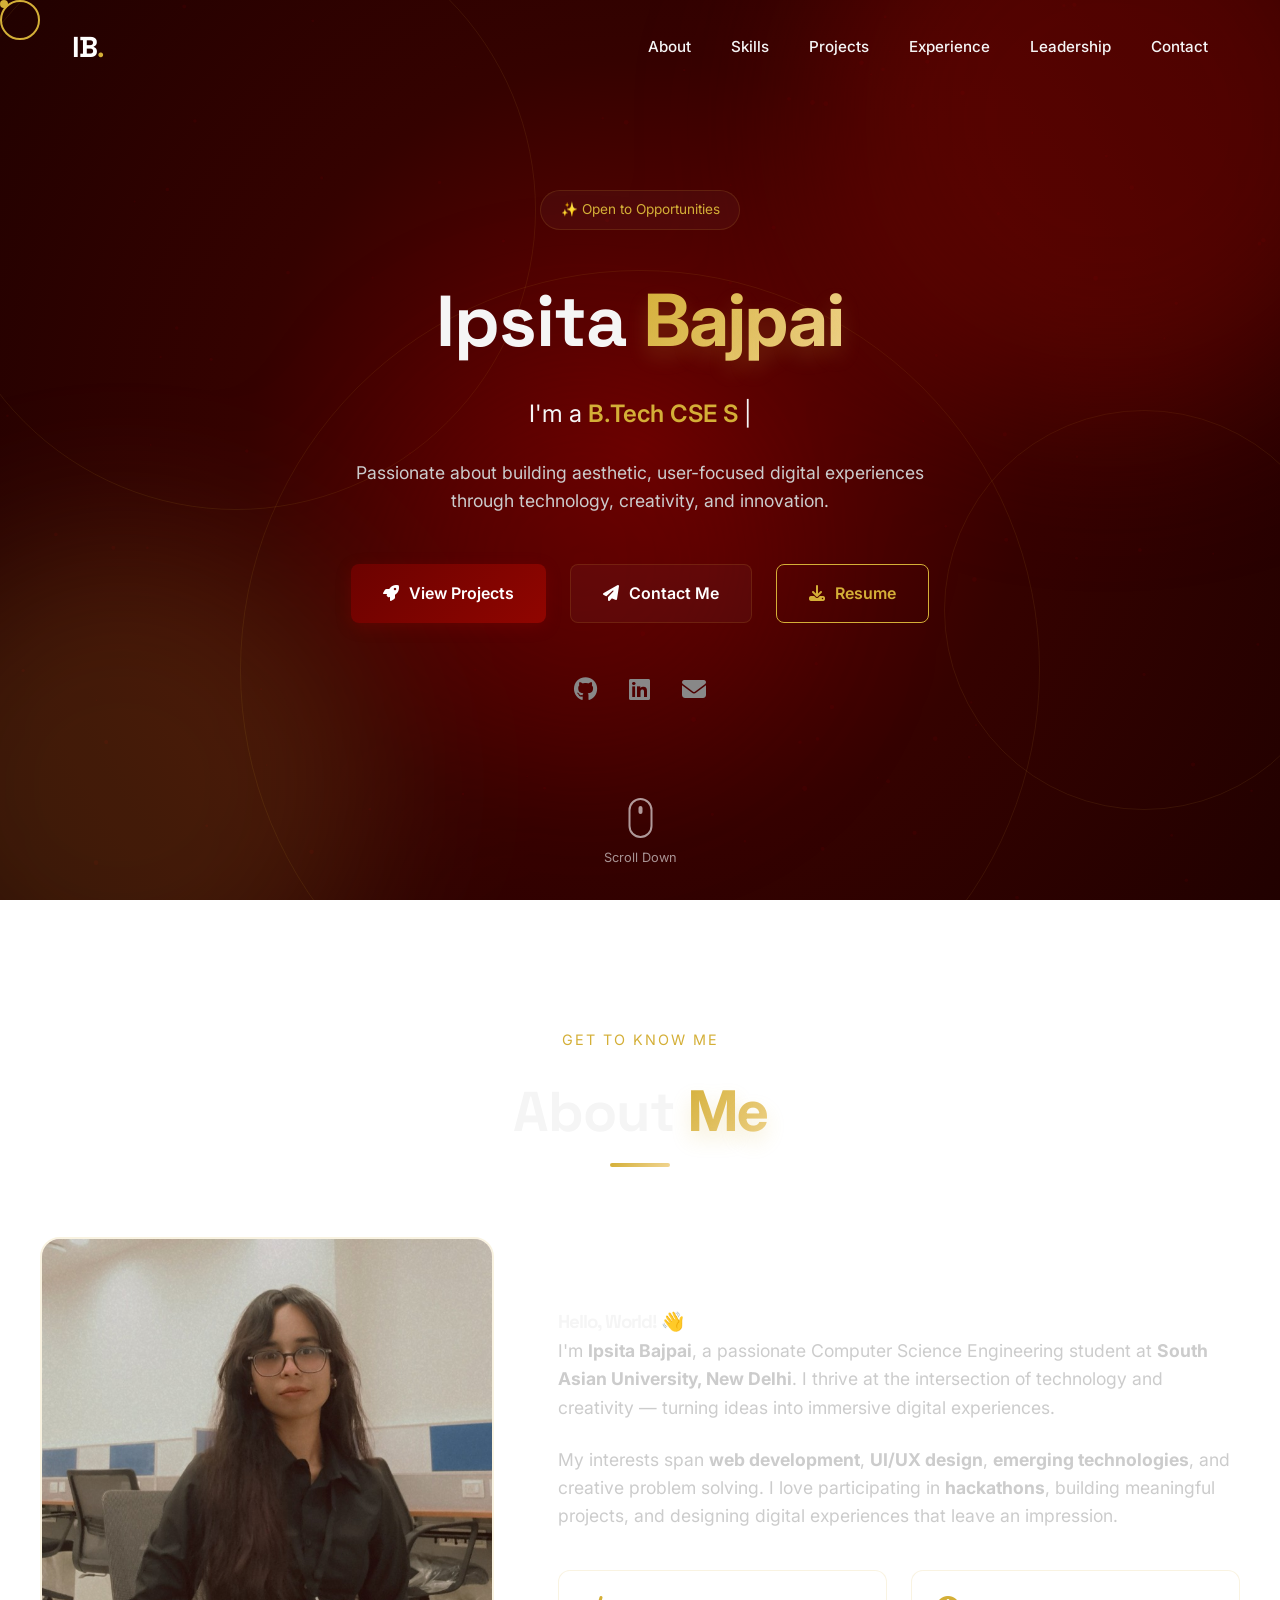
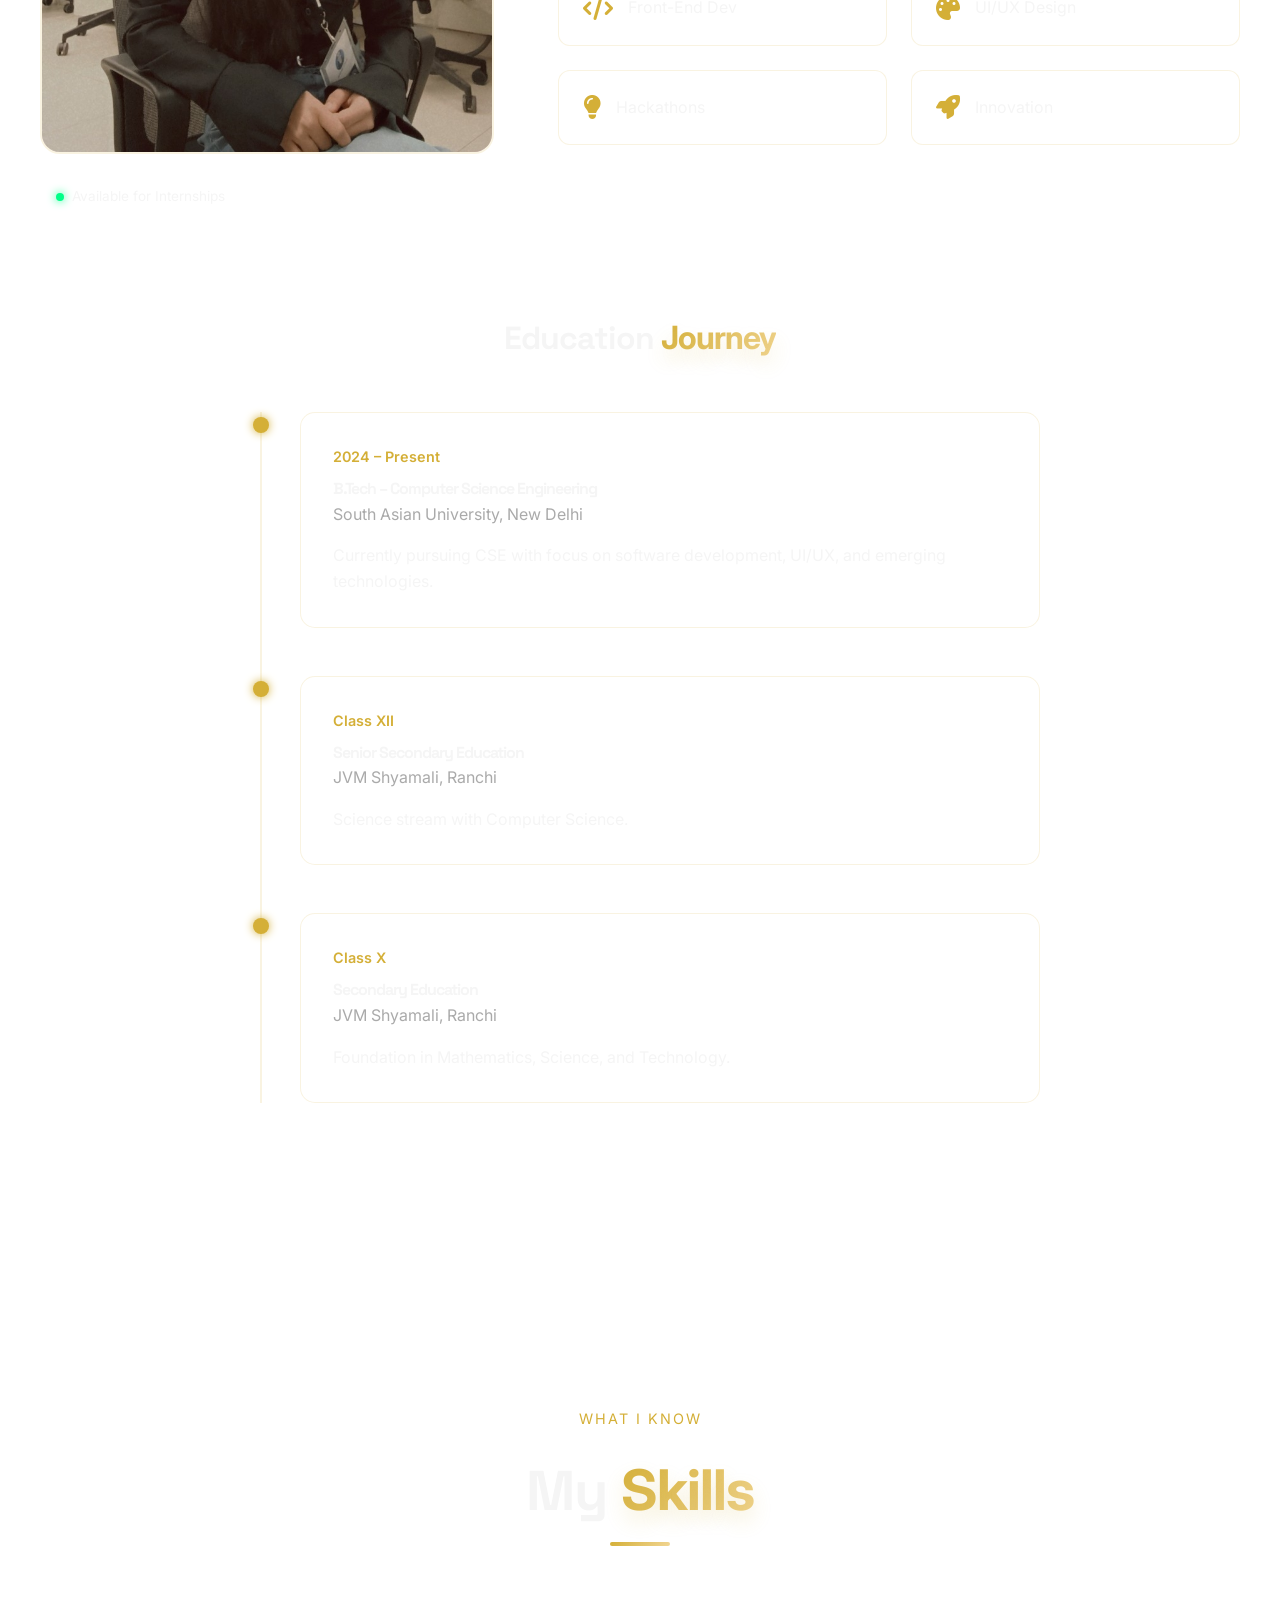
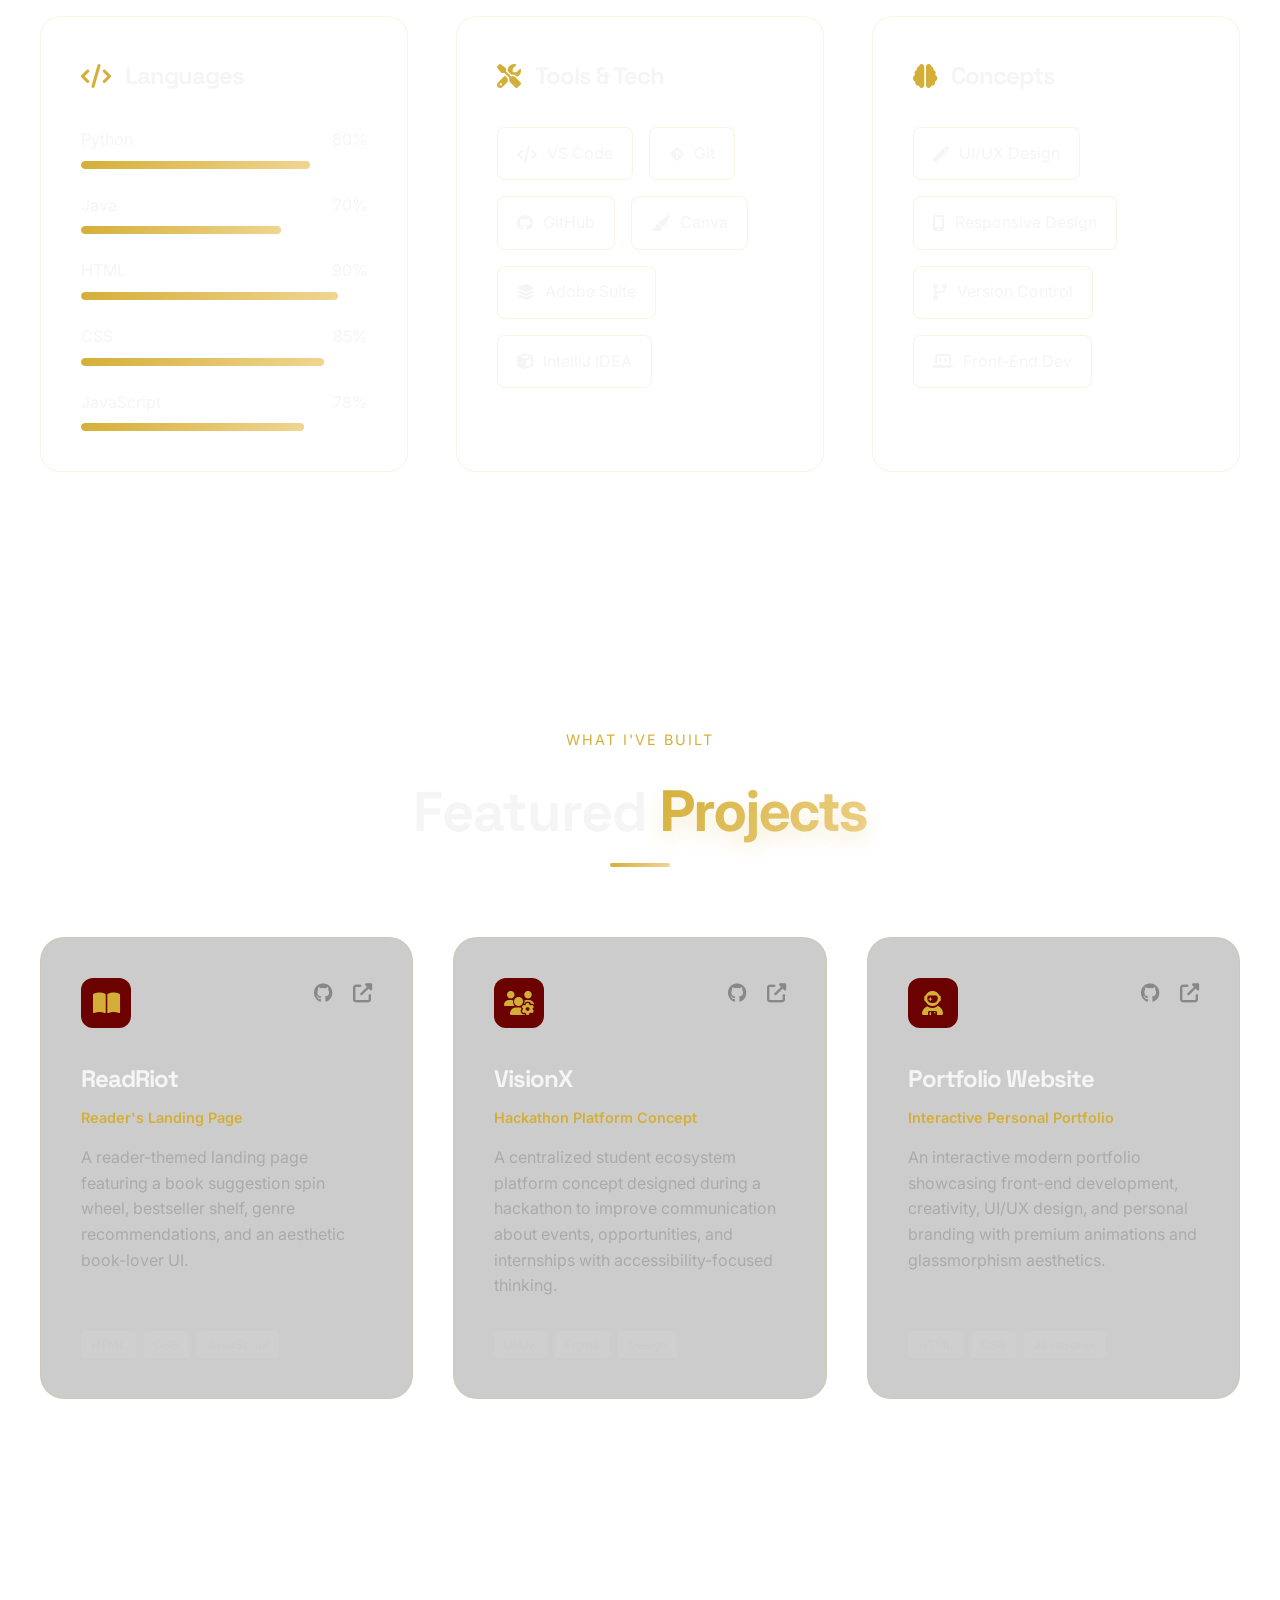
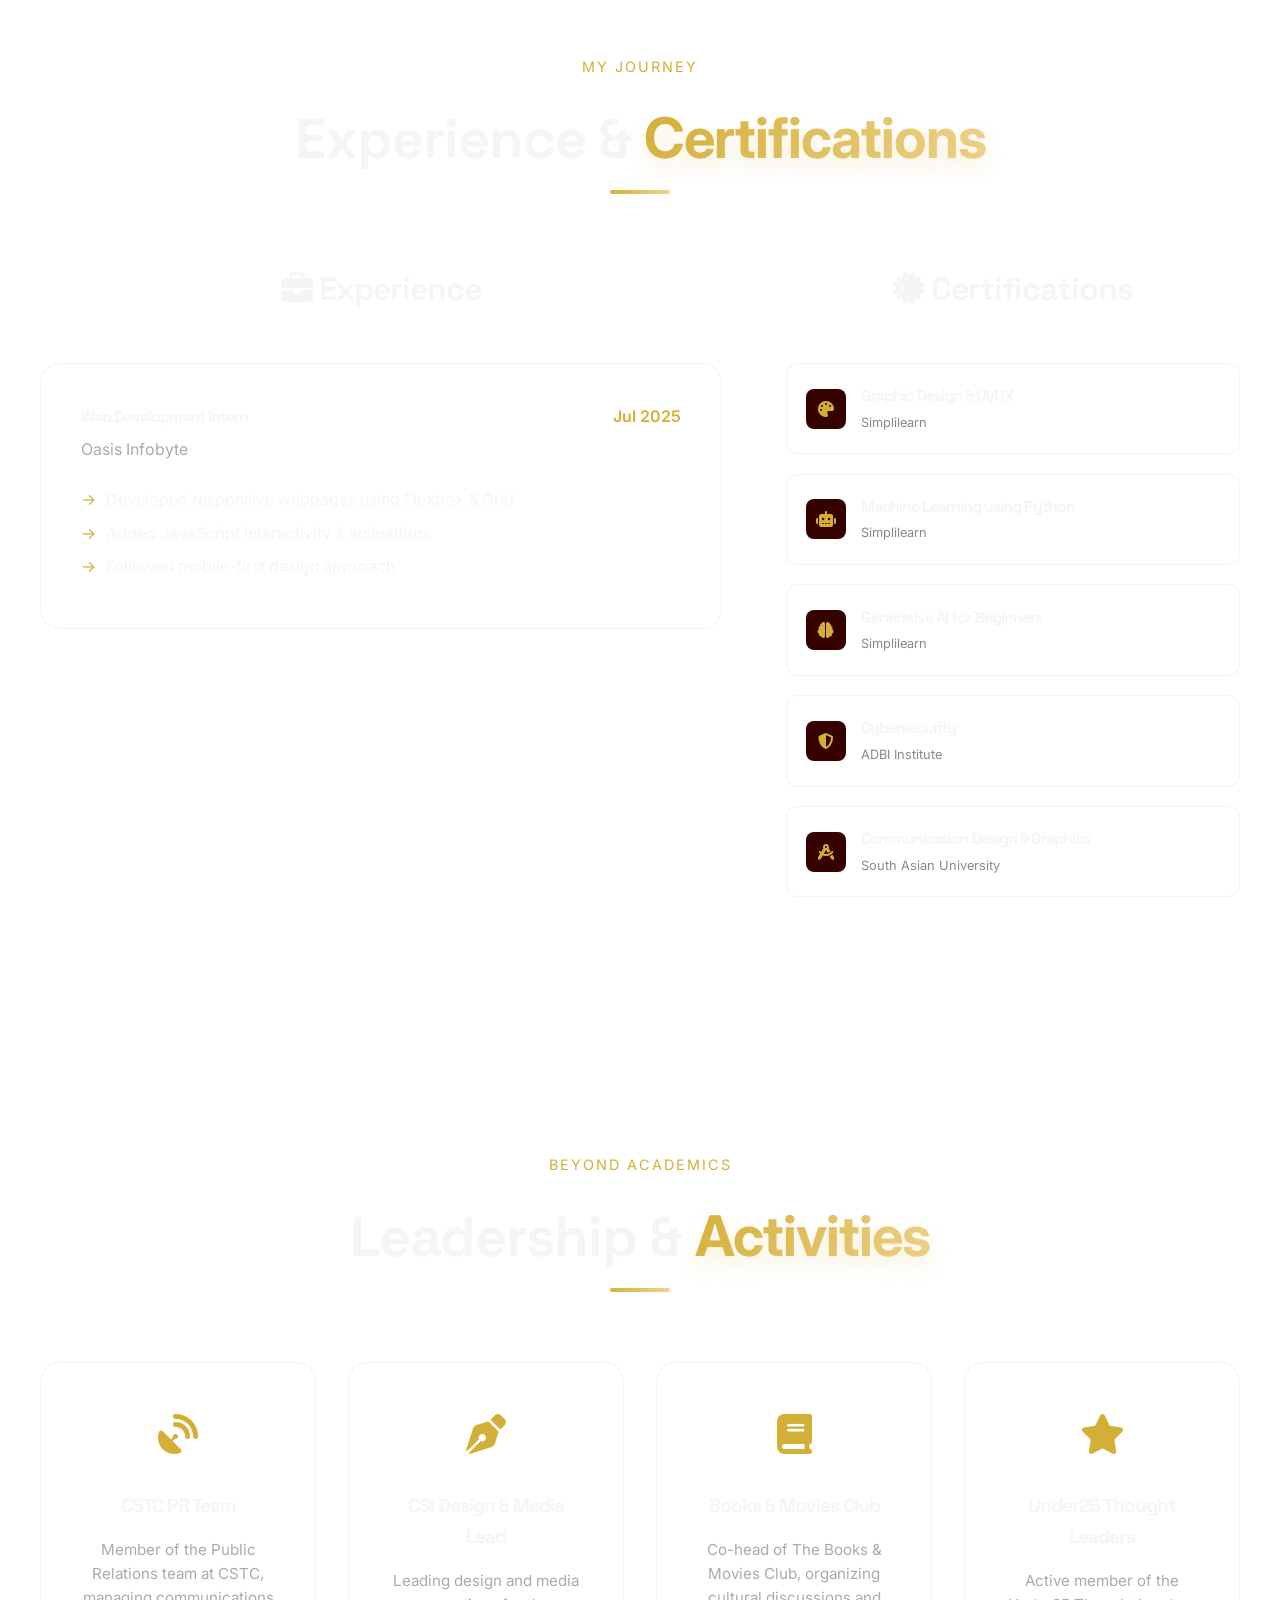
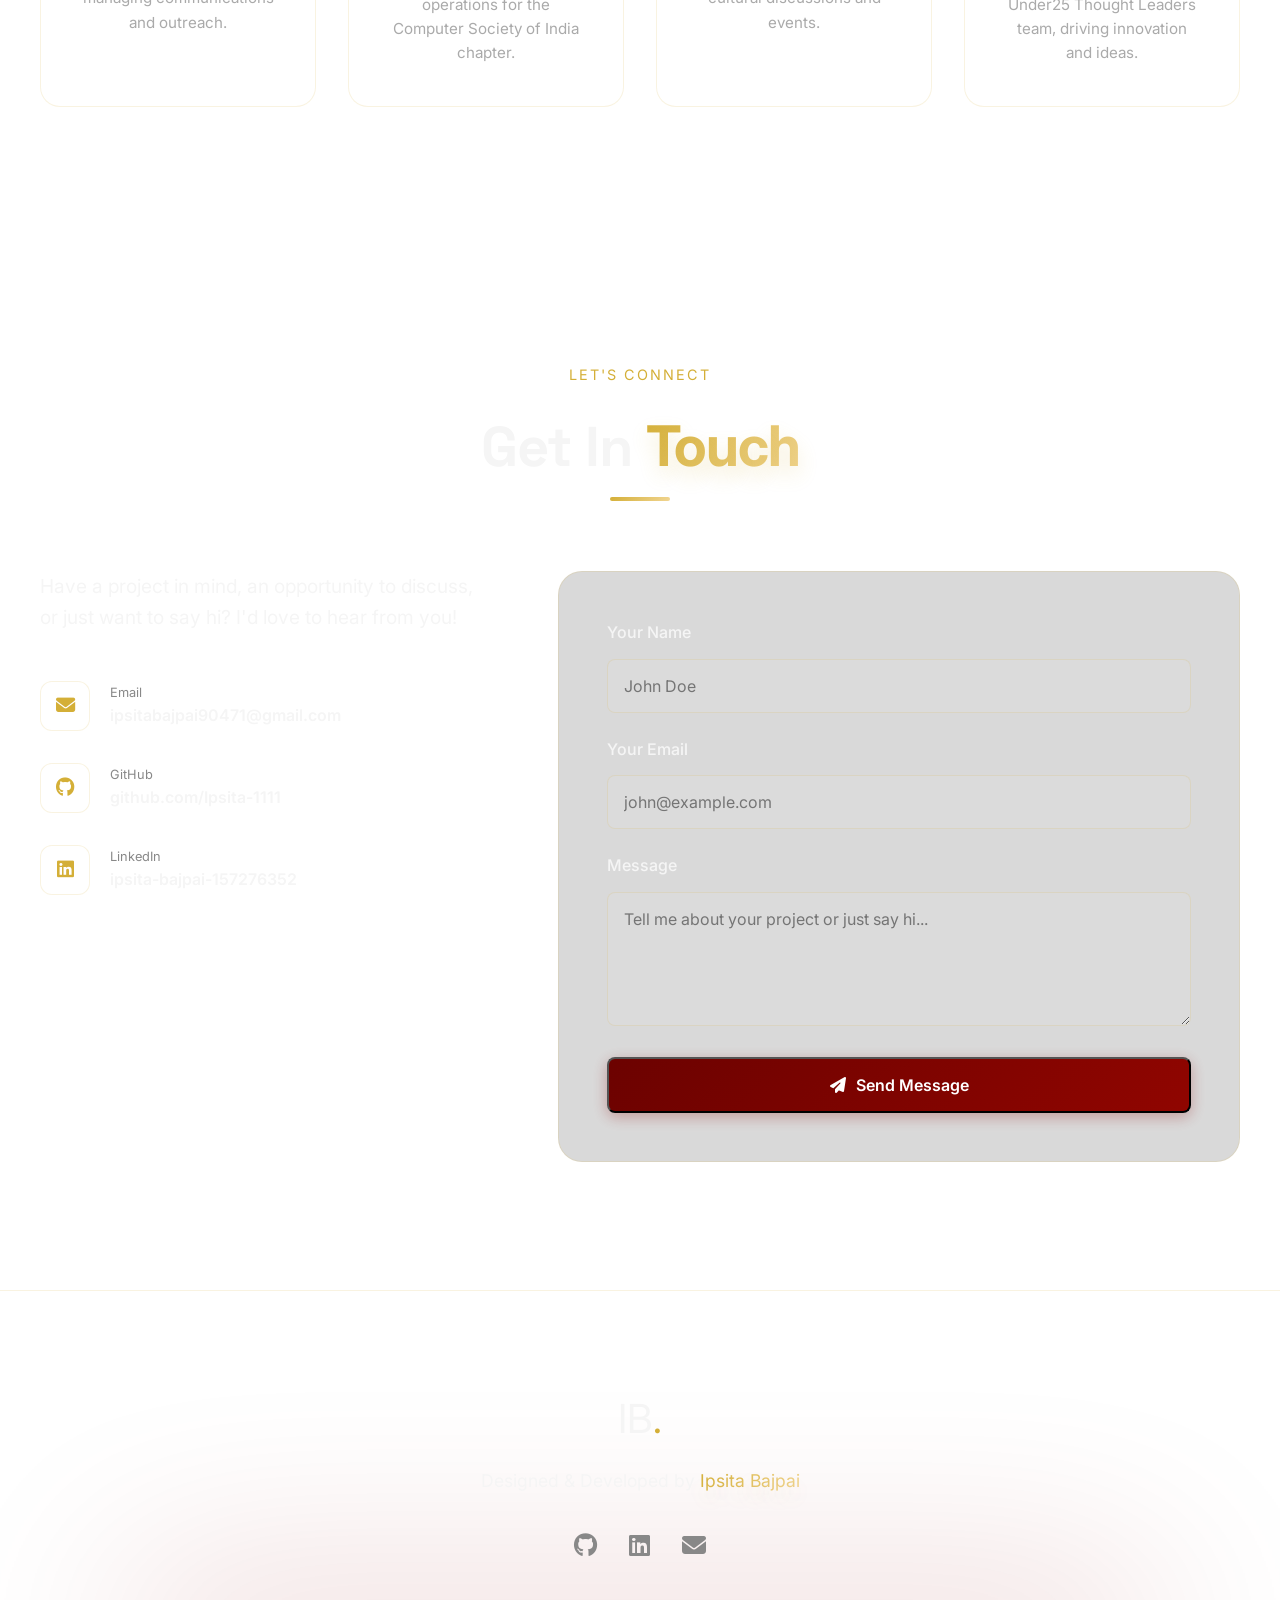
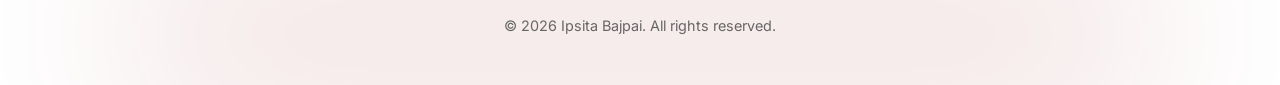
<file: index.html>
<!DOCTYPE html>
<html lang="en">

<head>
  <meta charset="UTF-8" />
  <meta name="viewport" content="width=device-width, initial-scale=1.0" />
  <meta name="description"
    content="Ipsita Bajpai – B.Tech CSE Student, Front-End Developer & UI/UX Enthusiast. Explore my projects, skills, and experiences." />
  <meta name="keywords" content="Ipsita Bajpai, Portfolio, Front-End Developer, UI/UX, CSE, South Asian University" />
  <title>Ipsita Bajpai | Portfolio</title>
  <link rel="stylesheet" href="style.css" />
  <link rel="preconnect" href="https://fonts.googleapis.com" />
  <link rel="preconnect" href="https://fonts.gstatic.com" crossorigin />
  <link
    href="https://fonts.googleapis.com/css2?family=Inter:wght@300;400;500;600;700;800&family=Space+Grotesk:wght@400;500;600;700&display=swap"
    rel="stylesheet" />
  <link rel="stylesheet" href="https://cdnjs.cloudflare.com/ajax/libs/font-awesome/6.5.0/css/all.min.css" />
</head>

<body>

  <!-- Custom Cursor -->
  <div class="cursor-dot" id="cursorDot"></div>
  <div class="cursor-outline" id="cursorOutline"></div>

  <!-- Loading Screen -->
  <div class="loader" id="loader">
    <div class="loader-content">
      <div class="loader-logo">IB</div>
      <div class="loader-bar">
        <div class="loader-fill"></div>
      </div>
      <p class="loader-text">Loading Experience...</p>
    </div>
  </div>

  <!-- Particles Background -->
  <canvas id="particleCanvas"></canvas>

  <!-- Decorative Background Elements -->
  <div class="bg-decor">
    <div class="decor-circle" style="width: 600px; height: 600px; top: -10%; left: -5%;"></div>
    <div class="decor-circle" style="width: 400px; height: 400px; bottom: 10%; right: -5%;"></div>
    <div class="decor-circle" style="width: 800px; height: 800px; top: 30%; left: 50%; transform: translateX(-50%);"></div>
  </div>

  <!-- Navbar -->
  <nav class="navbar" id="navbar">
    <div class="nav-container">
      <a href="#hero" class="nav-logo">IB<span class="dot">.</span></a>
      <ul class="nav-links" id="navLinks">
        <li><a href="#about" class="nav-link">About</a></li>
        <li><a href="#skills" class="nav-link">Skills</a></li>
        <li><a href="#projects" class="nav-link">Projects</a></li>
        <li><a href="#experience" class="nav-link">Experience</a></li>
        <li><a href="#leadership" class="nav-link">Leadership</a></li>
        <li><a href="#contact" class="nav-link">Contact</a></li>
      </ul>
      <button class="hamburger" id="hamburger" aria-label="Toggle Menu">
        <span></span><span></span><span></span>
      </button>
    </div>
  </nav>

  <!-- HERO SECTION -->
  <section class="hero" id="hero">
    <div class="hero-bg-blobs">
      <div class="blob blob-1"></div>
      <div class="blob blob-2"></div>
      <div class="blob blob-3"></div>
    </div>
    <div class="hero-content">
      <div class="hero-badge reveal">✨ Open to Opportunities</div>
      <h1 class="hero-name reveal">Ipsita <span class="gradient-text">Bajpai</span></h1>
      <div class="hero-subtitle reveal">
        <span class="typing-prefix">I'm a </span>
        <span class="typed-text" id="typedText"></span>
        <span class="typing-cursor">|</span>
      </div>
      <p class="hero-description reveal">
        Passionate about building aesthetic, user-focused digital experiences through technology, creativity, and
        innovation.
      </p>
      <div class="hero-cta reveal">
        <a href="#projects" class="btn btn-primary">
          <i class="fas fa-rocket"></i> View Projects
        </a>
        <a href="#contact" class="btn btn-secondary">
          <i class="fas fa-paper-plane"></i> Contact Me
        </a>
        <a href="#" class="btn btn-outline" id="resumeBtn">
          <i class="fas fa-download"></i> Resume
        </a>
      </div>
      <div class="hero-socials reveal">
        <a href="https://github.com/Ipsita-1111" target="_blank" class="social-icon" aria-label="GitHub">
          <i class="fab fa-github"></i>
        </a>
        <a href="https://linkedin.com/in/ipsita-bajpai-157276352" target="_blank" class="social-icon"
          aria-label="LinkedIn">
          <i class="fab fa-linkedin"></i>
        </a>
        <a href="mailto:ipsitabajpai90471@gmail.com" class="social-icon" aria-label="Email">
          <i class="fas fa-envelope"></i>
        </a>
      </div>
    </div>
    <div class="hero-scroll-hint">
      <div class="scroll-mouse">
        <div class="scroll-wheel"></div>
      </div>
      <span>Scroll Down</span>
    </div>
  </section>

  <!-- ABOUT SECTION -->
  <section class="section about" id="about">
    <div class="container">
      <div class="section-header">
        <span class="section-tag">Get to Know Me</span>
        <h2 class="section-title">About <span class="gradient-text">Me</span></h2>
      </div>
      <div class="about-grid">
        <div class="about-image-col reveal-left">
          <div class="profile-card">
            <div class="profile-img-wrapper">
              <img src="ipsita.jpeg" alt="Ipsita Bajpai" class="profile-img">
              <div class="profile-glow"></div>
            </div>
            <div class="profile-status">
              <span class="status-dot"></span> Available for Internships
            </div>
          </div>
        </div>
        <div class="about-text-col reveal-right">
          <h3 class="about-greeting">Hello, World! 👋</h3>
          <p class="about-bio">
            I'm <strong>Ipsita Bajpai</strong>, a passionate Computer Science Engineering student at <strong>South Asian
              University, New Delhi</strong>. I thrive at the intersection of technology and creativity — turning ideas
            into immersive digital experiences.
          </p>
          <p class="about-bio">
            My interests span <strong>web development</strong>, <strong>UI/UX design</strong>, <strong>emerging
              technologies</strong>, and creative problem solving. I love participating in <strong>hackathons</strong>,
            building meaningful projects, and designing digital experiences that leave an impression.
          </p>
          <div class="about-highlights">
            <div class="highlight-card">
              <i class="fas fa-code"></i>
              <span>Front-End Dev</span>
            </div>
            <div class="highlight-card">
              <i class="fas fa-palette"></i>
              <span>UI/UX Design</span>
            </div>
            <div class="highlight-card">
              <i class="fas fa-lightbulb"></i>
              <span>Hackathons</span>
            </div>
            <div class="highlight-card">
              <i class="fas fa-rocket"></i>
              <span>Innovation</span>
            </div>
          </div>
        </div>
      </div>

      <!-- Education Timeline -->
      <div class="education-section">
        <h3 class="subsection-title">Education <span class="gradient-text">Journey</span></h3>
        <div class="timeline">
          <div class="timeline-item reveal">
            <div class="timeline-dot"></div>
            <div class="timeline-card">
              <span class="timeline-year">2024 – Present</span>
              <h4>B.Tech – Computer Science Engineering</h4>
              <p class="timeline-inst">South Asian University, New Delhi</p>
              <p class="timeline-detail">Currently pursuing CSE with focus on software development, UI/UX, and emerging
                technologies.</p>
            </div>
          </div>
          <div class="timeline-item reveal">
            <div class="timeline-dot"></div>
            <div class="timeline-card">
              <span class="timeline-year">Class XII</span>
              <h4>Senior Secondary Education</h4>
              <p class="timeline-inst">JVM Shyamali, Ranchi</p>
              <p class="timeline-detail">Science stream with Computer Science.</p>
            </div>
          </div>
          <div class="timeline-item reveal">
            <div class="timeline-dot"></div>
            <div class="timeline-card">
              <span class="timeline-year">Class X</span>
              <h4>Secondary Education</h4>
              <p class="timeline-inst">JVM Shyamali, Ranchi</p>
              <p class="timeline-detail">Foundation in Mathematics, Science, and Technology.</p>
            </div>
          </div>
        </div>
      </div>
    </div>
  </section>

  <!-- SKILLS SECTION -->
  <section class="section skills" id="skills">
    <div class="container">
      <div class="section-header">
        <span class="section-tag">What I Know</span>
        <h2 class="section-title">My <span class="gradient-text">Skills</span></h2>
      </div>
      <div class="skills-grid">
        <div class="skill-category reveal">
          <h3 class="skill-cat-title"><i class="fas fa-code"></i> Languages</h3>
          <div class="skill-items">
            <div class="skill-item" data-skill="Python" data-level="80">
              <div class="skill-info"><span>Python</span><span class="skill-pct">80%</span></div>
              <div class="skill-bar">
                <div class="skill-fill" style="--w:80%"></div>
              </div>
            </div>
            <div class="skill-item" data-skill="Java" data-level="70">
              <div class="skill-info"><span>Java</span><span class="skill-pct">70%</span></div>
              <div class="skill-bar">
                <div class="skill-fill" style="--w:70%"></div>
              </div>
            </div>
            <div class="skill-item" data-skill="HTML" data-level="90">
              <div class="skill-info"><span>HTML</span><span class="skill-pct">90%</span></div>
              <div class="skill-bar">
                <div class="skill-fill" style="--w:90%"></div>
              </div>
            </div>
            <div class="skill-item" data-skill="CSS" data-level="85">
              <div class="skill-info"><span>CSS</span><span class="skill-pct">85%</span></div>
              <div class="skill-bar">
                <div class="skill-fill" style="--w:85%"></div>
              </div>
            </div>
            <div class="skill-item" data-skill="JavaScript" data-level="78">
              <div class="skill-info"><span>JavaScript</span><span class="skill-pct">78%</span></div>
              <div class="skill-bar">
                <div class="skill-fill" style="--w:78%"></div>
              </div>
            </div>
          </div>
        </div>

        <div class="skill-category reveal">
          <h3 class="skill-cat-title"><i class="fas fa-tools"></i> Tools & Tech</h3>
          <div class="skill-tags">
            <span class="skill-tag"><i class="fas fa-code"></i> VS Code</span>
            <span class="skill-tag"><i class="fab fa-git-alt"></i> Git</span>
            <span class="skill-tag"><i class="fab fa-github"></i> GitHub</span>
            <span class="skill-tag"><i class="fas fa-paint-brush"></i> Canva</span>
            <span class="skill-tag"><i class="fas fa-layer-group"></i> Adobe Suite</span>
            <span class="skill-tag"><i class="fas fa-cube"></i> IntelliJ IDEA</span>
          </div>
        </div>

        <div class="skill-category reveal">
          <h3 class="skill-cat-title"><i class="fas fa-brain"></i> Concepts</h3>
          <div class="skill-tags">
            <span class="skill-tag"><i class="fas fa-magic"></i> UI/UX Design</span>
            <span class="skill-tag"><i class="fas fa-mobile-alt"></i> Responsive Design</span>
            <span class="skill-tag"><i class="fas fa-code-branch"></i> Version Control</span>
            <span class="skill-tag"><i class="fas fa-laptop-code"></i> Front-End Dev</span>
          </div>
        </div>
      </div>
    </div>
  </section>

  <!-- PROJECTS SECTION -->
  <section class="section projects" id="projects">
    <div class="container">
      <div class="section-header">
        <span class="section-tag">What I've Built</span>
        <h2 class="section-title">Featured <span class="gradient-text">Projects</span></h2>
      </div>
      <div class="projects-grid">

        <div class="project-card reveal">
          <div class="project-card-inner">
            <div class="project-header">
              <div class="project-icon-wrap">
                <i class="fas fa-book-open"></i>
              </div>
              <div class="project-links-top">
                <a href="https://github.com/Ipsita-1111" target="_blank" class="proj-link-btn" aria-label="GitHub"><i
                    class="fab fa-github"></i></a>
                <a href="#" class="proj-link-btn" aria-label="Live Demo"><i class="fas fa-external-link-alt"></i></a>
              </div>
            </div>
            <h3 class="project-title">ReadRiot</h3>
            <p class="project-subtitle">Reader's Landing Page</p>
            <p class="project-desc">A reader-themed landing page featuring a book suggestion spin wheel, bestseller
              shelf, genre recommendations, and an aesthetic book-lover UI.</p>
            <div class="project-tags">
              <span class="tag">HTML</span>
              <span class="tag">CSS</span>
              <span class="tag">JavaScript</span>
            </div>
          </div>
          <div class="project-hover-glow"></div>
        </div>

        <div class="project-card reveal">
          <div class="project-card-inner">
            <div class="project-header">
              <div class="project-icon-wrap">
                <i class="fas fa-users-cog"></i>
              </div>
              <div class="project-links-top">
                <a href="https://github.com/Ipsita-1111" target="_blank" class="proj-link-btn" aria-label="GitHub"><i
                    class="fab fa-github"></i></a>
                <a href="#" class="proj-link-btn" aria-label="Live Demo"><i class="fas fa-external-link-alt"></i></a>
              </div>
            </div>
            <h3 class="project-title">VisionX</h3>
            <p class="project-subtitle">Hackathon Platform Concept</p>
            <p class="project-desc">A centralized student ecosystem platform concept designed during a hackathon to
              improve communication about events, opportunities, and internships with accessibility-focused thinking.
            </p>
            <div class="project-tags">
              <span class="tag">UI/UX</span>
              <span class="tag">Figma</span>
              <span class="tag">Design</span>
            </div>
          </div>
          <div class="project-hover-glow"></div>
        </div>

        <div class="project-card reveal">
          <div class="project-card-inner">
            <div class="project-header">
              <div class="project-icon-wrap">
                <i class="fas fa-user-astronaut"></i>
              </div>
              <div class="project-links-top">
                <a href="https://github.com/Ipsita-1111" target="_blank" class="proj-link-btn" aria-label="GitHub"><i
                    class="fab fa-github"></i></a>
                <a href="#" class="proj-link-btn" aria-label="Live Demo"><i class="fas fa-external-link-alt"></i></a>
              </div>
            </div>
            <h3 class="project-title">Portfolio Website</h3>
            <p class="project-subtitle">Interactive Personal Portfolio</p>
            <p class="project-desc">An interactive modern portfolio showcasing front-end development, creativity, UI/UX
              design, and personal branding with premium animations and glassmorphism aesthetics.</p>
            <div class="project-tags">
              <span class="tag">HTML</span>
              <span class="tag">CSS</span>
              <span class="tag">JavaScript</span>
            </div>
          </div>
          <div class="project-hover-glow"></div>
        </div>

      </div>
    </div>
  </section>

  <!-- EXPERIENCE & CERTIFICATIONS SECTION -->
  <section class="section experience" id="experience">
    <div class="container">
      <div class="section-header">
        <span class="section-tag">My Journey</span>
        <h2 class="section-title">Experience & <span class="gradient-text">Certifications</span></h2>
      </div>
      <div class="exp-cert-grid">
        <div class="exp-col">
          <h3 class="subsection-title"><i class="fas fa-briefcase"></i> Experience</h3>
          <div class="exp-timeline">
            <div class="exp-item reveal">
              <div class="exp-dot"></div>
              <div class="exp-card">
                <div class="exp-header">
                  <h4>Web Development Intern</h4>
                  <span class="exp-date">Jul 2025</span>
                </div>
                <p class="exp-company">Oasis Infobyte</p>
                <ul class="exp-bullets">
                  <li>Developed responsive webpages using Flexbox & Grid</li>
                  <li>Added JavaScript interactivity & animations</li>
                  <li>Followed mobile-first design approach</li>
                </ul>
              </div>
            </div>
          </div>
        </div>

        <div class="cert-col">
          <h3 class="subsection-title"><i class="fas fa-certificate"></i> Certifications</h3>
          <div class="cert-grid">
            <div class="cert-card reveal">
              <div class="cert-icon"><i class="fas fa-palette"></i></div>
              <div class="cert-info">
                <h4>Graphic Design & UI/UX</h4>
                <span>Simplilearn</span>
              </div>
            </div>
            <div class="cert-card reveal">
              <div class="cert-icon"><i class="fas fa-robot"></i></div>
              <div class="cert-info">
                <h4>Machine Learning using Python</h4>
                <span>Simplilearn</span>
              </div>
            </div>
            <div class="cert-card reveal">
              <div class="cert-icon"><i class="fas fa-brain"></i></div>
              <div class="cert-info">
                <h4>Generative AI for Beginners</h4>
                <span>Simplilearn</span>
              </div>
            </div>
            <div class="cert-card reveal">
              <div class="cert-icon"><i class="fas fa-shield-alt"></i></div>
              <div class="cert-info">
                <h4>Cybersecurity</h4>
                <span>ADBI Institute</span>
              </div>
            </div>
            <div class="cert-card reveal">
              <div class="cert-icon"><i class="fas fa-drafting-compass"></i></div>
              <div class="cert-info">
                <h4>Communication Design & Graphics</h4>
                <span>South Asian University</span>
              </div>
            </div>
          </div>
        </div>
      </div>
    </div>
  </section>

  <!-- LEADERSHIP & ACTIVITIES SECTION -->
  <section class="section leadership" id="leadership">
    <div class="container">
      <div class="section-header">
        <span class="section-tag">Beyond Academics</span>
        <h2 class="section-title">Leadership & <span class="gradient-text">Activities</span></h2>
      </div>
      <div class="leadership-grid">
        <div class="leadership-card reveal">
          <div class="leadership-icon"><i class="fas fa-satellite-dish"></i></div>
          <h4>CSTC PR Team</h4>
          <p>Member of the Public Relations team at CSTC, managing communications and outreach.</p>
        </div>
        <div class="leadership-card reveal">
          <div class="leadership-icon"><i class="fas fa-pen-nib"></i></div>
          <h4>CSI Design & Media Lead</h4>
          <p>Leading design and media operations for the Computer Society of India chapter.</p>
        </div>
        <div class="leadership-card reveal">
          <div class="leadership-icon"><i class="fas fa-book"></i></div>
          <h4>Books & Movies Club</h4>
          <p>Co-head of The Books & Movies Club, organizing cultural discussions and events.</p>
        </div>
        <div class="leadership-card reveal">
          <div class="leadership-icon"><i class="fas fa-star"></i></div>
          <h4>Under25 Thought Leaders</h4>
          <p>Active member of the Under25 Thought Leaders team, driving innovation and ideas.</p>
        </div>
      </div>
    </div>
  </section>

  <!-- CONTACT SECTION -->
  <section class="section contact" id="contact">
    <div class="container">
      <div class="section-header">
        <span class="section-tag">Let's Connect</span>
        <h2 class="section-title">Get In <span class="gradient-text">Touch</span></h2>
      </div>
      <div class="contact-grid">
        <div class="contact-info reveal-left">
          <p class="contact-intro">Have a project in mind, an opportunity to discuss, or just want to say hi? I'd love
            to hear from you!</p>
          <div class="contact-details">
            <a href="mailto:ipsitabajpai90471@gmail.com" class="contact-detail-item">
              <div class="contact-detail-icon"><i class="fas fa-envelope"></i></div>
              <div>
                <span class="contact-detail-label">Email</span>
                <span class="contact-detail-value">ipsitabajpai90471@gmail.com</span>
              </div>
            </a>
            <a href="https://github.com/Ipsita-1111" target="_blank" class="contact-detail-item">
              <div class="contact-detail-icon"><i class="fab fa-github"></i></div>
              <div>
                <span class="contact-detail-label">GitHub</span>
                <span class="contact-detail-value">github.com/Ipsita-1111</span>
              </div>
            </a>
            <a href="https://linkedin.com/in/ipsita-bajpai-157276352" target="_blank" class="contact-detail-item">
              <div class="contact-detail-icon"><i class="fab fa-linkedin"></i></div>
              <div>
                <span class="contact-detail-label">LinkedIn</span>
                <span class="contact-detail-value">ipsita-bajpai-157276352</span>
              </div>
            </a>
          </div>
        </div>

        <div class="contact-form-wrap reveal-right">
          <form class="contact-form" id="contactForm">
            <div class="form-group">
              <label for="name">Your Name</label>
              <input type="text" id="name" name="name" placeholder="John Doe" required />
            </div>
            <div class="form-group">
              <label for="email">Your Email</label>
              <input type="email" id="email" name="email" placeholder="john@example.com" required />
            </div>
            <div class="form-group">
              <label for="message">Message</label>
              <textarea id="message" name="message" rows="5" placeholder="Tell me about your project or just say hi..."
                required></textarea>
            </div>
            <button type="submit" class="btn btn-primary btn-full" id="sendBtn">
              <i class="fas fa-paper-plane"></i> Send Message
            </button>
            <div class="form-success" id="formSuccess">
              <i class="fas fa-check-circle"></i> Message sent! I'll get back to you soon.
            </div>
          </form>
        </div>
      </div>
    </div>
  </section>

  <!-- FOOTER -->
  <footer class="footer">
    <div class="footer-content">
      <div class="footer-logo">IB<span class="dot">.</span></div>
      <p class="footer-text">Designed &amp; Developed by <span class="gradient-text">Ipsita Bajpai</span></p>
      <div class="footer-socials">
        <a href="https://github.com/Ipsita-1111" target="_blank" class="social-icon" aria-label="GitHub"><i
            class="fab fa-github"></i></a>
        <a href="https://linkedin.com/in/ipsita-bajpai-157276352" target="_blank" class="social-icon"
          aria-label="LinkedIn"><i class="fab fa-linkedin"></i></a>
        <a href="mailto:ipsitabajpai90471@gmail.com" class="social-icon" aria-label="Email"><i
            class="fas fa-envelope"></i></a>
      </div>
      <p class="footer-copy">© 2026 Ipsita Bajpai. All rights reserved.</p>
    </div>
    <div class="footer-glow"></div>
  </footer>

  <!-- Scroll to Top -->
  <button class="scroll-top" id="scrollTop" aria-label="Scroll to top">
    <i class="fas fa-arrow-up"></i>
  </button>

  <script src="script.js"></script>
</body>

</html>
</file>
<file: style.css>
/* 
  Ipsita Bajpai - Portfolio Style
  Theme: Premium Maroon & Golden (Dark Mode)
*/

:root {
  /* Colors from image */
  --dark-maroon: #350200;
  --medium-maroon: #6C0200;
  --primary-maroon: #900500;
  
  /* Accent Colors */
  --accent-gold: #D4AF37;
  --soft-gold: #f1d592;
  --white: #ffffff;
  --off-white: #f5f5f5;
  --glass-bg: rgba(255, 255, 255, 0.03);
  --glass-border: rgba(212, 175, 55, 0.15); /* Golden tinted border */
  --maroon-glass: rgba(108, 2, 0, 0.2);
  --dark-bg: #210100; /* Darker maroon for base */
  
  /* Gradients */
  --gradient-maroon: linear-gradient(135deg, var(--medium-maroon), var(--primary-maroon));
  --gradient-gold: linear-gradient(135deg, var(--accent-gold), var(--soft-gold));
  --gradient-bg: radial-gradient(circle at center, #6C0200 0%, #350200 50%, #210100 100%);
  
  /* Transitions */
  --transition-smooth: all 0.5s cubic-bezier(0.4, 0, 0.2, 1);
}

* {
  margin: 0;
  padding: 0;
  box-sizing: border-box;
  font-family: 'Inter', sans-serif;
  cursor: none; /* Hide default cursor for custom cursor */
}

html {
  scroll-behavior: smooth;
}

body {
  background: var(--gradient-bg);
  background-attachment: fixed;
  color: var(--off-white);
  line-height: 1.6;
  overflow-x: hidden;
  position: relative;
}

/* Subtle Overlay Pattern */
body::before {
  content: '';
  position: fixed;
  top: 0;
  left: 0;
  width: 100%;
  height: 100%;
  background-image: url("https://www.transparenttextures.com/patterns/carbon-fibre.png");
  opacity: 0.05;
  pointer-events: none;
  z-index: 0;
}

h1, h2, h3, h4, .nav-logo {
  font-family: 'Space Grotesk', sans-serif;
  font-weight: 700;
  letter-spacing: -1px;
}

/* Creative Decorative Elements */
.bg-decor {
  position: fixed;
  top: 0;
  left: 0;
  width: 100%;
  height: 100%;
  pointer-events: none;
  z-index: -1;
  overflow: hidden;
}

.decor-circle {
  position: absolute;
  border: 1px solid rgba(212, 175, 55, 0.1);
  border-radius: 50%;
  animation: rotate 60s linear infinite;
}

@keyframes rotate {
  from { transform: rotate(0deg); }
  to { transform: rotate(360deg); }
}

/* --- CUSTOM CURSOR --- */
.cursor-dot {
  width: 8px;
  height: 8px;
  background-color: var(--accent-gold);
  position: fixed;
  top: 0;
  left: 0;
  border-radius: 50%;
  pointer-events: none;
  z-index: 9999;
  transition: transform 0.1s;
}

.cursor-outline {
  width: 40px;
  height: 40px;
  border: 2px solid var(--accent-gold);
  position: fixed;
  top: 0;
  left: 0;
  border-radius: 50%;
  pointer-events: none;
  z-index: 9998;
  transition: transform 0.15s ease-out;
}

/* --- LOADER --- */
.loader {
  position: fixed;
  top: 0;
  left: 0;
  width: 100%;
  height: 100%;
  background: var(--dark-bg);
  display: flex;
  justify-content: center;
  align-items: center;
  z-index: 10000;
  transition: opacity 0.8s ease, visibility 0.8s;
}

.loader.hidden {
  opacity: 0;
  visibility: hidden;
}

.loader-content {
  text-align: center;
}

.loader-logo {
  font-size: 3rem;
  font-weight: 800;
  color: var(--accent-gold);
  margin-bottom: 1rem;
  letter-spacing: 2px;
}

.loader-bar {
  width: 200px;
  height: 2px;
  background: rgba(255, 255, 255, 0.1);
  margin: 0 auto;
  position: relative;
  overflow: hidden;
}

.loader-fill {
  position: absolute;
  top: 0;
  left: 0;
  height: 100%;
  width: 0;
  background: var(--gradient-gold);
  animation: load 2s ease-in-out forwards;
}

@keyframes load {
  0% { width: 0; }
  100% { width: 100%; }
}

/* --- BACKGROUND --- */
#particleCanvas {
  position: fixed;
  top: 0;
  left: 0;
  width: 100%;
  height: 100%;
  z-index: -1;
  opacity: 0.4;
}

/* --- NAVBAR --- */
.navbar {
  position: fixed;
  top: 0;
  left: 0;
  width: 100%;
  padding: 1.5rem 0;
  z-index: 1000;
  transition: var(--transition-smooth);
}

.navbar.scrolled {
  padding: 1rem 0;
  background: rgba(53, 2, 0, 0.85); /* Dark maroon tinted glass */
  backdrop-filter: blur(15px);
  border-bottom: 1px solid var(--glass-border);
}

.nav-container {
  max-width: 1200px;
  margin: 0 auto;
  padding: 0 2rem;
  display: flex;
  justify-content: space-between;
  align-items: center;
}

.nav-logo {
  font-size: 1.8rem;
  color: var(--white);
  text-decoration: none;
}

.nav-logo .dot {
  color: var(--accent-gold);
}

.nav-links {
  display: flex;
  list-style: none;
  gap: 2.5rem;
}

.nav-link {
  text-decoration: none;
  color: var(--off-white);
  font-weight: 500;
  font-size: 0.95rem;
  transition: var(--transition-smooth);
  position: relative;
}

.nav-link::after {
  content: '';
  position: absolute;
  bottom: -5px;
  left: 0;
  width: 0;
  height: 2px;
  background: var(--accent-gold);
  transition: var(--transition-smooth);
}

.nav-link:hover::after {
  width: 100%;
}

.nav-link:hover {
  color: var(--accent-gold);
}

.hamburger {
  display: none;
  flex-direction: column;
  gap: 6px;
  background: none;
  border: none;
  cursor: pointer;
}

.hamburger span {
  width: 28px;
  height: 2px;
  background: var(--white);
  transition: var(--transition-smooth);
}

/* --- HERO SECTION --- */
.hero {
  height: 100vh;
  display: flex;
  align-items: center;
  justify-content: center;
  text-align: center;
  position: relative;
  overflow: hidden;
  padding: 0 2rem;
}

.hero-bg-blobs {
  position: absolute;
  top: 0;
  left: 0;
  width: 100%;
  height: 100%;
  z-index: -1;
  filter: blur(80px);
}

.blob {
  position: absolute;
  border-radius: 50%;
  opacity: 0.3;
  animation: float 20s infinite alternate;
}

.blob-1 {
  width: 600px;
  height: 600px;
  background: var(--primary-maroon);
  top: -20%;
  right: -10%;
  opacity: 0.4;
}

.blob-2 {
  width: 500px;
  height: 500px;
  background: var(--accent-gold);
  bottom: -15%;
  left: -10%;
  opacity: 0.15; /* Subtle golden glow */
  animation-delay: -5s;
}

.blob-3 {
  width: 400px;
  height: 400px;
  background: var(--medium-maroon);
  top: 40%;
  left: 30%;
  opacity: 0.3;
  animation-delay: -10s;
}

@keyframes float {
  0% { transform: translate(0, 0) scale(1); }
  100% { transform: translate(100px, 50px) scale(1.1); }
}

.hero-content {
  max-width: 800px;
}

.hero-badge {
  display: inline-block;
  padding: 0.5rem 1.2rem;
  background: var(--glass-bg);
  border: 1px solid var(--glass-border);
  border-radius: 50px;
  font-size: 0.85rem;
  color: var(--accent-gold);
  margin-bottom: 2rem;
}

.hero-name {
  font-size: 4.5rem;
  margin-bottom: 1rem;
}

.gradient-text {
  background: var(--gradient-gold);
  -webkit-background-clip: text;
  background-clip: text;
  -webkit-text-fill-color: transparent;
  text-shadow: 0 10px 20px rgba(212, 175, 55, 0.2);
}

.hero-subtitle {
  font-size: 1.5rem;
  margin-bottom: 2rem;
  color: var(--off-white);
  height: 2rem;
}

.typed-text {
  color: var(--accent-gold);
  font-weight: 600;
}

.typing-cursor {
  animation: blink 0.7s infinite;
}

@keyframes blink {
  0%, 100% { opacity: 1; }
  50% { opacity: 0; }
}

.hero-description {
  font-size: 1.1rem;
  color: #ccc;
  margin-bottom: 3rem;
  max-width: 600px;
  margin-left: auto;
  margin-right: auto;
}

.hero-cta {
  display: flex;
  gap: 1.5rem;
  justify-content: center;
  flex-wrap: wrap;
}

/* --- BUTTONS --- */
.btn {
  padding: 1rem 2rem;
  border-radius: 8px;
  text-decoration: none;
  font-weight: 600;
  font-size: 1rem;
  display: inline-flex;
  align-items: center;
  gap: 10px;
  transition: var(--transition-smooth);
}

.btn-primary {
  background: var(--gradient-maroon);
  color: var(--white);
  box-shadow: 0 4px 15px rgba(144, 5, 0, 0.3);
}

.btn-primary:hover {
  transform: translateY(-5px);
  box-shadow: 0 8px 25px rgba(144, 5, 0, 0.5);
}

.btn-secondary {
  background: var(--glass-bg);
  color: var(--white);
  border: 1px solid var(--glass-border);
}

.btn-secondary:hover {
  background: rgba(255, 255, 255, 0.1);
  transform: translateY(-5px);
}

.btn-outline {
  background: transparent;
  color: var(--accent-gold);
  border: 1px solid var(--accent-gold);
}

.btn-outline:hover {
  background: var(--accent-gold);
  color: var(--dark-bg);
  transform: translateY(-5px);
}

.hero-socials {
  margin-top: 3rem;
  display: flex;
  gap: 2rem;
  justify-content: center;
}

.social-icon {
  font-size: 1.5rem;
  color: #888;
  transition: var(--transition-smooth);
}

.social-icon:hover {
  color: var(--accent-gold);
  transform: translateY(-3px);
}

.hero-scroll-hint {
  position: absolute;
  bottom: 2rem;
  left: 50%;
  transform: translateX(-50%);
  display: flex;
  flex-direction: column;
  align-items: center;
  gap: 10px;
  font-size: 0.8rem;
  opacity: 0.6;
}

.scroll-mouse {
  width: 24px;
  height: 40px;
  border: 2px solid var(--white);
  border-radius: 12px;
  position: relative;
}

.scroll-wheel {
  width: 4px;
  height: 8px;
  background: var(--white);
  border-radius: 2px;
  position: absolute;
  top: 6px;
  left: 50%;
  transform: translateX(-50%);
  animation: scroll 1.5s infinite;
}

@keyframes scroll {
  0% { transform: translateX(-50%) translateY(0); opacity: 1; }
  100% { transform: translateX(-50%) translateY(15px); opacity: 0; }
}

/* --- SECTIONS --- */
.section {
  padding: 8rem 2rem;
}

.container {
  max-width: 1200px;
  margin: 0 auto;
}

.section-header {
  text-align: center;
  margin-bottom: 4rem;
}

.section-tag {
  color: var(--accent-gold);
  font-size: 0.9rem;
  text-transform: uppercase;
  letter-spacing: 2px;
  display: block;
  margin-bottom: 1rem;
}

.section-title {
  font-size: 3.5rem;
  position: relative;
  display: inline-block;
  margin-bottom: 1rem;
}

.section-title::after {
  content: '';
  position: absolute;
  bottom: -10px;
  left: 50%;
  transform: translateX(-50%);
  width: 60px;
  height: 4px;
  background: var(--gradient-gold);
  border-radius: 2px;
}

/* --- ABOUT SECTION --- */
.about-grid {
  display: grid;
  grid-template-columns: 1fr 1.5fr;
  gap: 4rem;
  align-items: center;
}

.profile-card {
  position: relative;
}

.profile-img-wrapper {
  position: relative;
  border-radius: 20px;
  overflow: hidden;
  border: 2px solid var(--glass-border);
}

.profile-img {
  width: 100%;
  height: auto;
  display: block;
  transition: var(--transition-smooth);
}

.profile-card:hover .profile-img {
  transform: scale(1.05);
}

.profile-glow {
  position: absolute;
  top: -10%;
  left: -10%;
  width: 120%;
  height: 120%;
  background: var(--gradient-maroon);
  filter: blur(40px);
  z-index: -1;
  opacity: 0.2;
}

.profile-status {
  margin-top: 1.5rem;
  display: inline-flex;
  align-items: center;
  gap: 8px;
  background: var(--glass-bg);
  padding: 0.5rem 1rem;
  border-radius: 50px;
  font-size: 0.85rem;
}

.status-dot {
  width: 8px;
  height: 8px;
  background: #00ff88;
  border-radius: 50%;
  box-shadow: 0 0 10px #00ff88;
  animation: pulse 2s infinite;
}

@keyframes pulse {
  0% { transform: scale(1); opacity: 1; }
  50% { transform: scale(1.5); opacity: 0.5; }
  100% { transform: scale(1); opacity: 1; }
}

.about-bio {
  font-size: 1.1rem;
  color: #ccc;
  margin-bottom: 1.5rem;
}

.about-highlights {
  display: grid;
  grid-template-columns: repeat(2, 1fr);
  gap: 1.5rem;
  margin-top: 2.5rem;
}

.highlight-card {
  background: var(--glass-bg);
  padding: 1.5rem;
  border-radius: 12px;
  border: 1px solid var(--glass-border);
  display: flex;
  align-items: center;
  gap: 15px;
  transition: var(--transition-smooth);
}

.highlight-card i {
  font-size: 1.5rem;
  color: var(--accent-gold);
}

.highlight-card:hover {
  background: rgba(255, 255, 255, 0.08);
  border-color: var(--accent-gold);
  transform: translateY(-5px);
}

/* --- EDUCATION TIMELINE --- */
.education-section {
  margin-top: 6rem;
}

.subsection-title {
  font-size: 2rem;
  margin-bottom: 3rem;
  text-align: center;
}

.timeline {
  position: relative;
  max-width: 800px;
  margin: 0 auto;
}

.timeline::after {
  content: '';
  position: absolute;
  width: 2px;
  background: var(--glass-border);
  top: 0;
  bottom: 0;
  left: 20px;
}

.timeline-item {
  padding-left: 60px;
  position: relative;
  margin-bottom: 3rem;
}

.timeline-dot {
  width: 16px;
  height: 16px;
  background: var(--accent-gold);
  border-radius: 50%;
  position: absolute;
  left: 13px;
  top: 5px;
  z-index: 1;
  box-shadow: 0 0 10px var(--accent-gold);
}

.timeline-card {
  background: var(--glass-bg);
  padding: 2rem;
  border-radius: 15px;
  border: 1px solid var(--glass-border);
  transition: var(--transition-smooth);
}

.timeline-card:hover {
  border-color: var(--medium-maroon);
  transform: translateX(10px);
}

.timeline-year {
  color: var(--accent-gold);
  font-weight: 600;
  font-size: 0.9rem;
  margin-bottom: 0.5rem;
  display: block;
}

.timeline-inst {
  color: #aaa;
  margin-bottom: 1rem;
}

/* --- SKILLS SECTION --- */
.skills-grid {
  display: grid;
  grid-template-columns: repeat(auto-fit, minmax(300px, 1fr));
  gap: 3rem;
}

.skill-category {
  background: var(--glass-bg);
  padding: 2.5rem;
  border-radius: 20px;
  border: 1px solid var(--glass-border);
}

.skill-cat-title {
  margin-bottom: 2rem;
  display: flex;
  align-items: center;
  gap: 15px;
  font-size: 1.5rem;
}

.skill-cat-title i {
  color: var(--accent-gold);
}

.skill-items {
  display: flex;
  flex-direction: column;
  gap: 1.5rem;
}

.skill-info {
  display: flex;
  justify-content: space-between;
  margin-bottom: 8px;
}

.skill-bar {
  height: 8px;
  background: rgba(255, 255, 255, 0.05);
  border-radius: 4px;
  overflow: hidden;
}

.skill-fill {
  height: 100%;
  width: 0;
  background: var(--gradient-gold);
  border-radius: 4px;
  transition: width 1.5s cubic-bezier(0.1, 0, 0.2, 1);
}

.skill-tags {
  display: flex;
  flex-wrap: wrap;
  gap: 1rem;
}

.skill-tag {
  background: rgba(255, 255, 255, 0.05);
  padding: 0.8rem 1.2rem;
  border-radius: 8px;
  border: 1px solid var(--glass-border);
  display: flex;
  align-items: center;
  gap: 10px;
  transition: var(--transition-smooth);
}

.skill-tag:hover {
  background: var(--medium-maroon);
  border-color: var(--accent-gold);
  transform: translateY(-5px);
}

/* --- PROJECTS SECTION --- */
.projects-grid {
  display: grid;
  grid-template-columns: repeat(auto-fit, minmax(350px, 1fr));
  gap: 2.5rem;
}

.project-card {
  position: relative;
  border-radius: 20px;
  overflow: hidden;
}

.project-card-inner {
  background: rgba(0, 0, 0, 0.2);
  padding: 2.5rem;
  border-radius: 24px;
  border: 1px solid var(--glass-border);
  height: 100%;
  display: flex;
  flex-direction: column;
  position: relative;
  z-index: 2;
  transition: var(--transition-smooth);
  backdrop-filter: blur(10px);
}

.project-header {
  display: flex;
  justify-content: space-between;
  margin-bottom: 2rem;
}

.project-icon-wrap {
  width: 50px;
  height: 50px;
  background: var(--medium-maroon);
  border-radius: 12px;
  display: flex;
  justify-content: center;
  align-items: center;
  font-size: 1.5rem;
  color: var(--accent-gold);
}

.proj-link-btn {
  color: #888;
  font-size: 1.2rem;
  margin-left: 1rem;
  transition: var(--transition-smooth);
}

.proj-link-btn:hover {
  color: var(--accent-gold);
}

.project-title {
  font-size: 1.5rem;
  margin-bottom: 0.5rem;
}

.project-subtitle {
  color: var(--accent-gold);
  font-size: 0.9rem;
  font-weight: 600;
  margin-bottom: 1rem;
}

.project-desc {
  color: #aaa;
  margin-bottom: 2rem;
  flex-grow: 1;
}

.project-tags {
  display: flex;
  flex-wrap: wrap;
  gap: 8px;
}

.tag {
  font-size: 0.75rem;
  padding: 4px 10px;
  background: rgba(255, 255, 255, 0.05);
  border-radius: 4px;
  color: #ccc;
}

.project-hover-glow {
  position: absolute;
  top: 0;
  left: 0;
  width: 100%;
  height: 100%;
  background: radial-gradient(circle at center, var(--primary-maroon), transparent 70%);
  z-index: 1;
  opacity: 0;
  transition: var(--transition-smooth);
  filter: blur(40px);
}

.project-card:hover .project-card-inner {
  transform: translateY(-10px);
  border-color: transparent;
  background: linear-gradient(var(--dark-bg), var(--dark-bg)) padding-box,
              var(--gradient-gold) border-box;
  border: 1px solid transparent;
}

.project-card:hover .project-hover-glow {
  opacity: 0.3;
}

/* --- EXPERIENCE & CERTIFICATIONS --- */
.exp-cert-grid {
  display: grid;
  grid-template-columns: 1.5fr 1fr;
  gap: 4rem;
}

.exp-timeline {
  display: flex;
  flex-direction: column;
  gap: 2rem;
}

.exp-card {
  background: var(--glass-bg);
  padding: 2.5rem;
  border-radius: 20px;
  border: 1px solid var(--glass-border);
  position: relative;
  transition: var(--transition-smooth);
}

.exp-card:hover {
  border-color: var(--primary-maroon);
}

.exp-header {
  display: flex;
  justify-content: space-between;
  align-items: center;
  margin-bottom: 0.5rem;
}

.exp-date {
  color: var(--accent-gold);
  font-weight: 600;
}

.exp-company {
  color: #aaa;
  margin-bottom: 1.5rem;
}

.exp-bullets {
  list-style: none;
}

.exp-bullets li {
  margin-bottom: 8px;
  display: flex;
  gap: 10px;
}

.exp-bullets li::before {
  content: '→';
  color: var(--accent-gold);
}

.cert-grid {
  display: flex;
  flex-direction: column;
  gap: 1.2rem;
}

.cert-card {
  background: var(--glass-bg);
  padding: 1.2rem;
  border-radius: 12px;
  border: 1px solid var(--glass-border);
  display: flex;
  align-items: center;
  gap: 15px;
  transition: var(--transition-smooth);
}

.cert-card:hover {
  background: rgba(255, 255, 255, 0.08);
  transform: translateX(10px);
}

.cert-icon {
  width: 40px;
  height: 40px;
  background: var(--dark-maroon);
  border-radius: 8px;
  display: flex;
  justify-content: center;
  align-items: center;
  color: var(--accent-gold);
}

.cert-info h4 {
  font-size: 1rem;
}

.cert-info span {
  font-size: 0.8rem;
  color: #888;
}

/* --- LEADERSHIP SECTION --- */
.leadership-grid {
  display: grid;
  grid-template-columns: repeat(auto-fit, minmax(250px, 1fr));
  gap: 2rem;
}

.leadership-card {
  background: var(--glass-bg);
  padding: 2.5rem;
  border-radius: 20px;
  border: 1px solid var(--glass-border);
  text-align: center;
  transition: var(--transition-smooth);
}

.leadership-icon {
  font-size: 2.5rem;
  color: var(--accent-gold);
  margin-bottom: 1.5rem;
}

.leadership-card h4 {
  margin-bottom: 1rem;
  font-size: 1.2rem;
}

.leadership-card p {
  color: #aaa;
  font-size: 0.95rem;
}

.leadership-card:hover {
  transform: scale(1.05);
  border-color: var(--medium-maroon);
  box-shadow: 0 10px 30px rgba(108, 2, 0, 0.2);
}

/* --- CONTACT SECTION --- */
.contact-grid {
  display: grid;
  grid-template-columns: 1fr 1.5fr;
  gap: 4rem;
}

.contact-intro {
  font-size: 1.2rem;
  margin-bottom: 3rem;
}

.contact-details {
  display: flex;
  flex-direction: column;
  gap: 2rem;
}

.contact-detail-item {
  display: flex;
  align-items: center;
  gap: 20px;
  text-decoration: none;
  color: inherit;
  transition: var(--transition-smooth);
}

.contact-detail-icon {
  width: 50px;
  height: 50px;
  background: var(--glass-bg);
  border: 1px solid var(--glass-border);
  border-radius: 12px;
  display: flex;
  justify-content: center;
  align-items: center;
  color: var(--accent-gold);
  font-size: 1.2rem;
}

.contact-detail-label {
  display: block;
  font-size: 0.8rem;
  color: #888;
}

.contact-detail-value {
  font-weight: 600;
}

.contact-detail-item:hover .contact-detail-icon {
  background: var(--medium-maroon);
  border-color: var(--accent-gold);
}

.contact-form {
  background: rgba(0, 0, 0, 0.15);
  padding: 3rem;
  border-radius: 24px;
  border: 1px solid var(--glass-border);
  backdrop-filter: blur(10px);
}

.form-group {
  margin-bottom: 1.5rem;
}

.form-group label {
  display: block;
  margin-bottom: 0.8rem;
  font-weight: 500;
}

.form-group input, .form-group textarea {
  width: 100%;
  padding: 1rem;
  background: rgba(255, 255, 255, 0.03);
  border: 1px solid var(--glass-border);
  border-radius: 8px;
  color: var(--white);
  font-size: 1rem;
  transition: var(--transition-smooth);
}

.form-group input:focus, .form-group textarea:focus {
  outline: none;
  border-color: var(--accent-gold);
  background: rgba(255, 255, 255, 0.06);
}

.btn-full {
  width: 100%;
  justify-content: center;
}

.form-success {
  margin-top: 1.5rem;
  padding: 1rem;
  background: rgba(0, 255, 136, 0.1);
  border: 1px solid #00ff88;
  border-radius: 8px;
  color: #00ff88;
  text-align: center;
  display: none;
}

/* --- FOOTER --- */
.footer {
  padding: 6rem 2rem 3rem;
  position: relative;
  text-align: center;
  border-top: 1px solid var(--glass-border);
}

.footer-logo {
  font-size: 2.5rem;
  margin-bottom: 1rem;
}

.footer-logo .dot {
  color: var(--accent-gold);
}

.footer-text {
  font-size: 1.1rem;
  margin-bottom: 2rem;
}

.footer-socials {
  display: flex;
  justify-content: center;
  gap: 2rem;
  margin-bottom: 3rem;
}

.footer-copy {
  color: #666;
  font-size: 0.9rem;
}

.footer-glow {
  position: absolute;
  bottom: 0;
  left: 50%;
  transform: translateX(-50%);
  width: 80%;
  height: 100px;
  background: var(--primary-maroon);
  filter: blur(100px);
  z-index: -1;
  opacity: 0.2;
}

/* --- SCROLL TOP --- */
.scroll-top {
  position: fixed;
  bottom: 2rem;
  right: 2rem;
  width: 50px;
  height: 50px;
  background: var(--gradient-maroon);
  color: var(--white);
  border: none;
  border-radius: 50%;
  display: flex;
  justify-content: center;
  align-items: center;
  font-size: 1.2rem;
  z-index: 999;
  opacity: 0;
  visibility: hidden;
  transition: var(--transition-smooth);
}

.scroll-top.visible {
  opacity: 1;
  visibility: visible;
}

.scroll-top:hover {
  transform: translateY(-5px);
  box-shadow: 0 5px 15px rgba(144, 5, 0, 0.4);
}

/* --- ANIMATIONS --- */
.reveal { opacity: 0; transform: translateY(30px); transition: 0.8s ease-out; }
.reveal-left { opacity: 0; transform: translateX(-30px); transition: 0.8s ease-out; }
.reveal-right { opacity: 0; transform: translateX(30px); transition: 0.8s ease-out; }

.active { opacity: 1; transform: translate(0, 0); }

/* --- RESPONSIVE --- */
@media (max-width: 992px) {
  .about-grid, .contact-grid, .exp-cert-grid {
    grid-template-columns: 1fr;
    gap: 3rem;
  }
  
  .hero-name { font-size: 3.5rem; }
  .section-title { font-size: 2.5rem; }
}

@media (max-width: 768px) {
  .nav-links {
    position: fixed;
    top: 0;
    right: -100%;
    width: 70%;
    height: 100vh;
    background: rgba(10, 10, 10, 0.95);
    backdrop-filter: blur(20px);
    display: flex;
    flex-direction: column;
    justify-content: center;
    align-items: center;
    gap: 3rem;
    transition: var(--transition-smooth);
    z-index: 999;
    border-left: 1px solid var(--glass-border);
  }
  
  .nav-links.mobile-active {
    right: 0;
  }
  
  .hamburger { 
    display: flex; 
    z-index: 1001;
  }
  
  .hamburger.active span:nth-child(1) {
    transform: translateY(8px) rotate(45deg);
  }
  
  .hamburger.active span:nth-child(2) {
    opacity: 0;
  }
  
  .hamburger.active span:nth-child(3) {
    transform: translateY(-8px) rotate(-45deg);
  }
  
  .hero-cta { flex-direction: column; }
  .btn { width: 100%; justify-content: center; }
  
  .hero-name { font-size: 2.8rem; }
}
</file>
